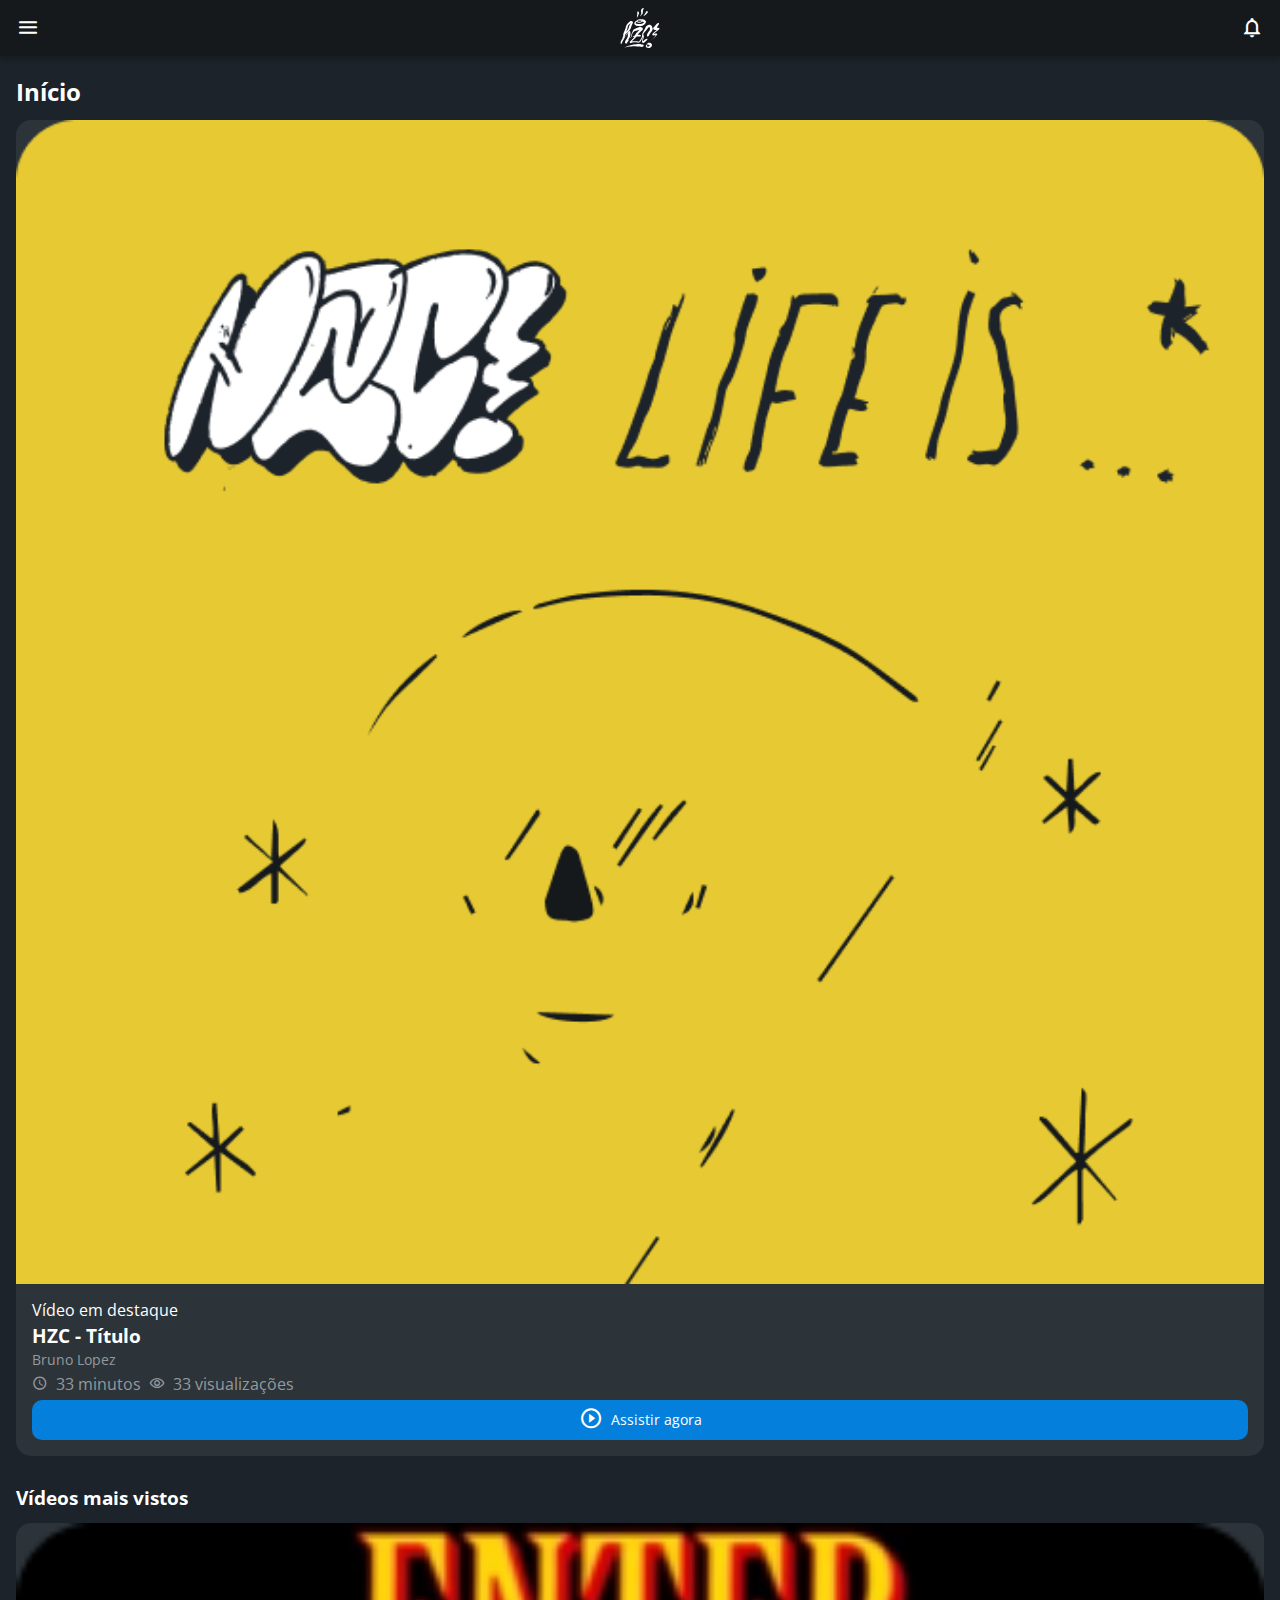
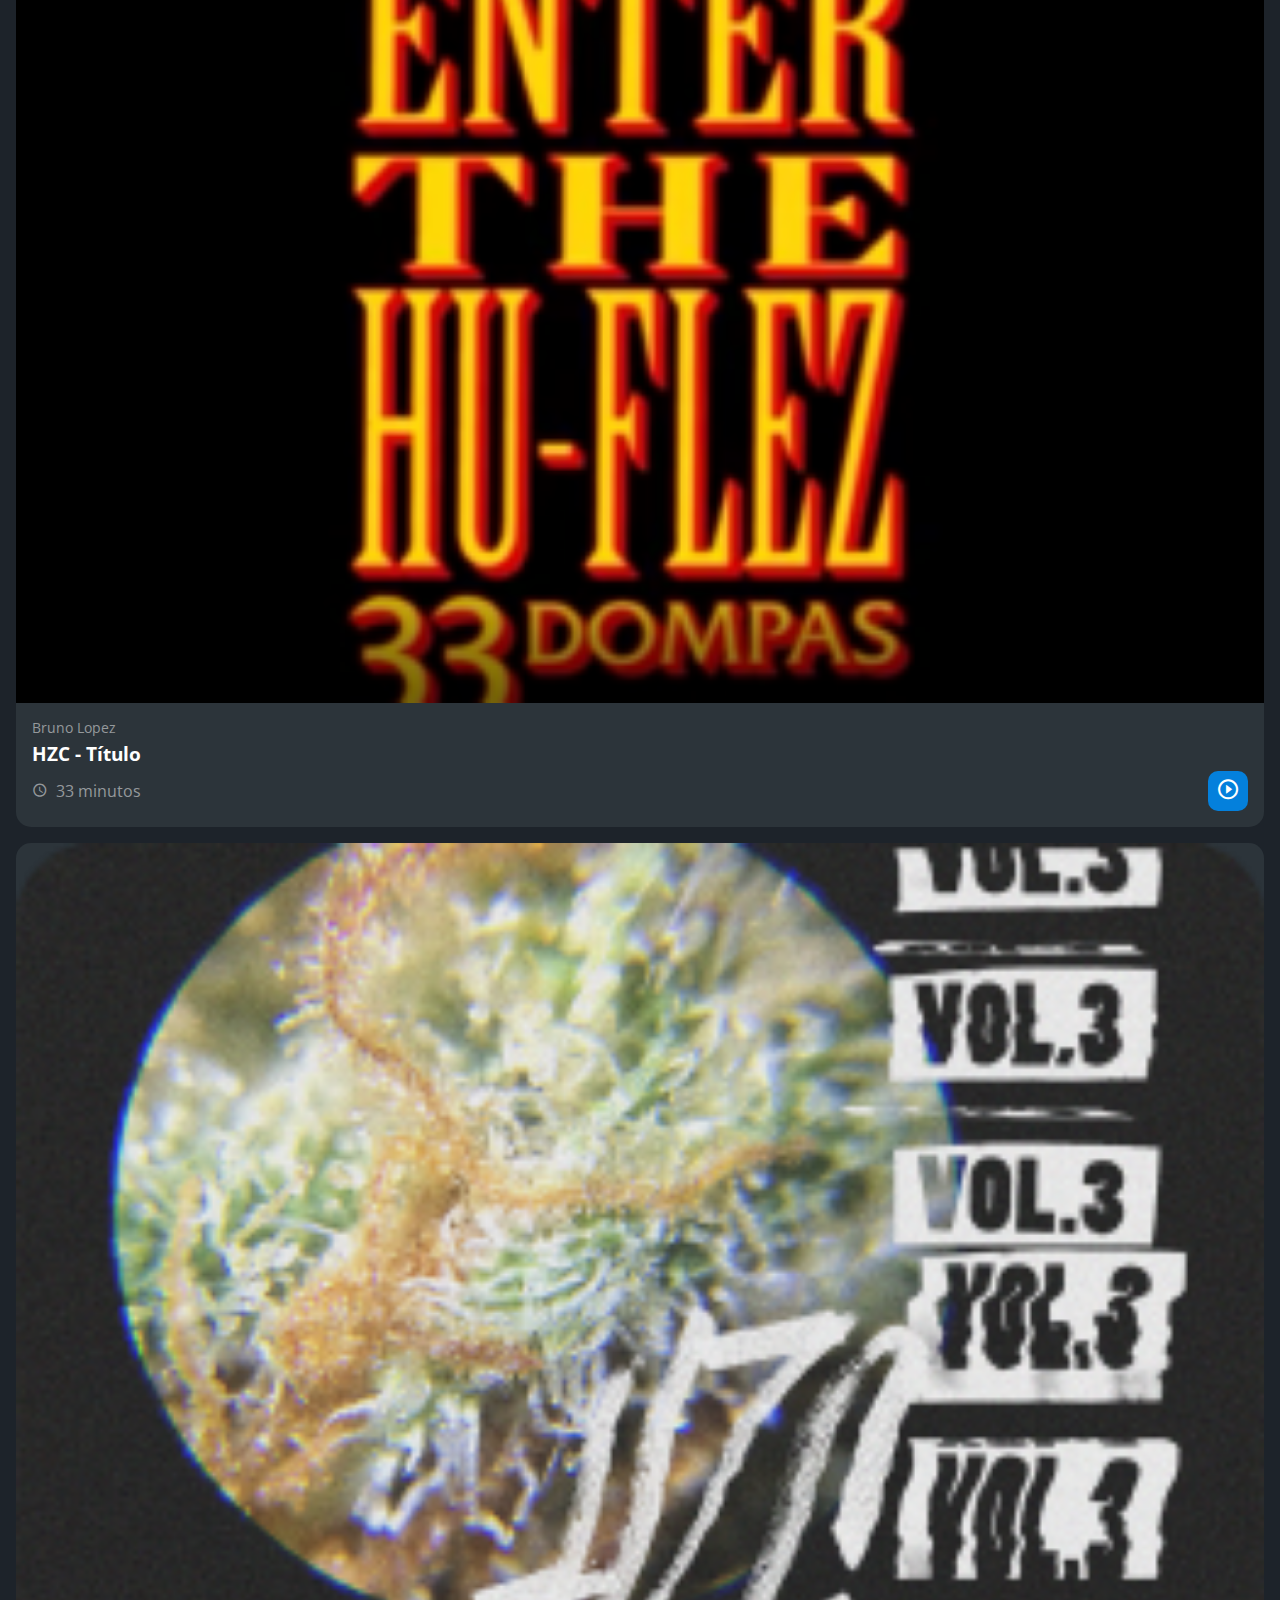
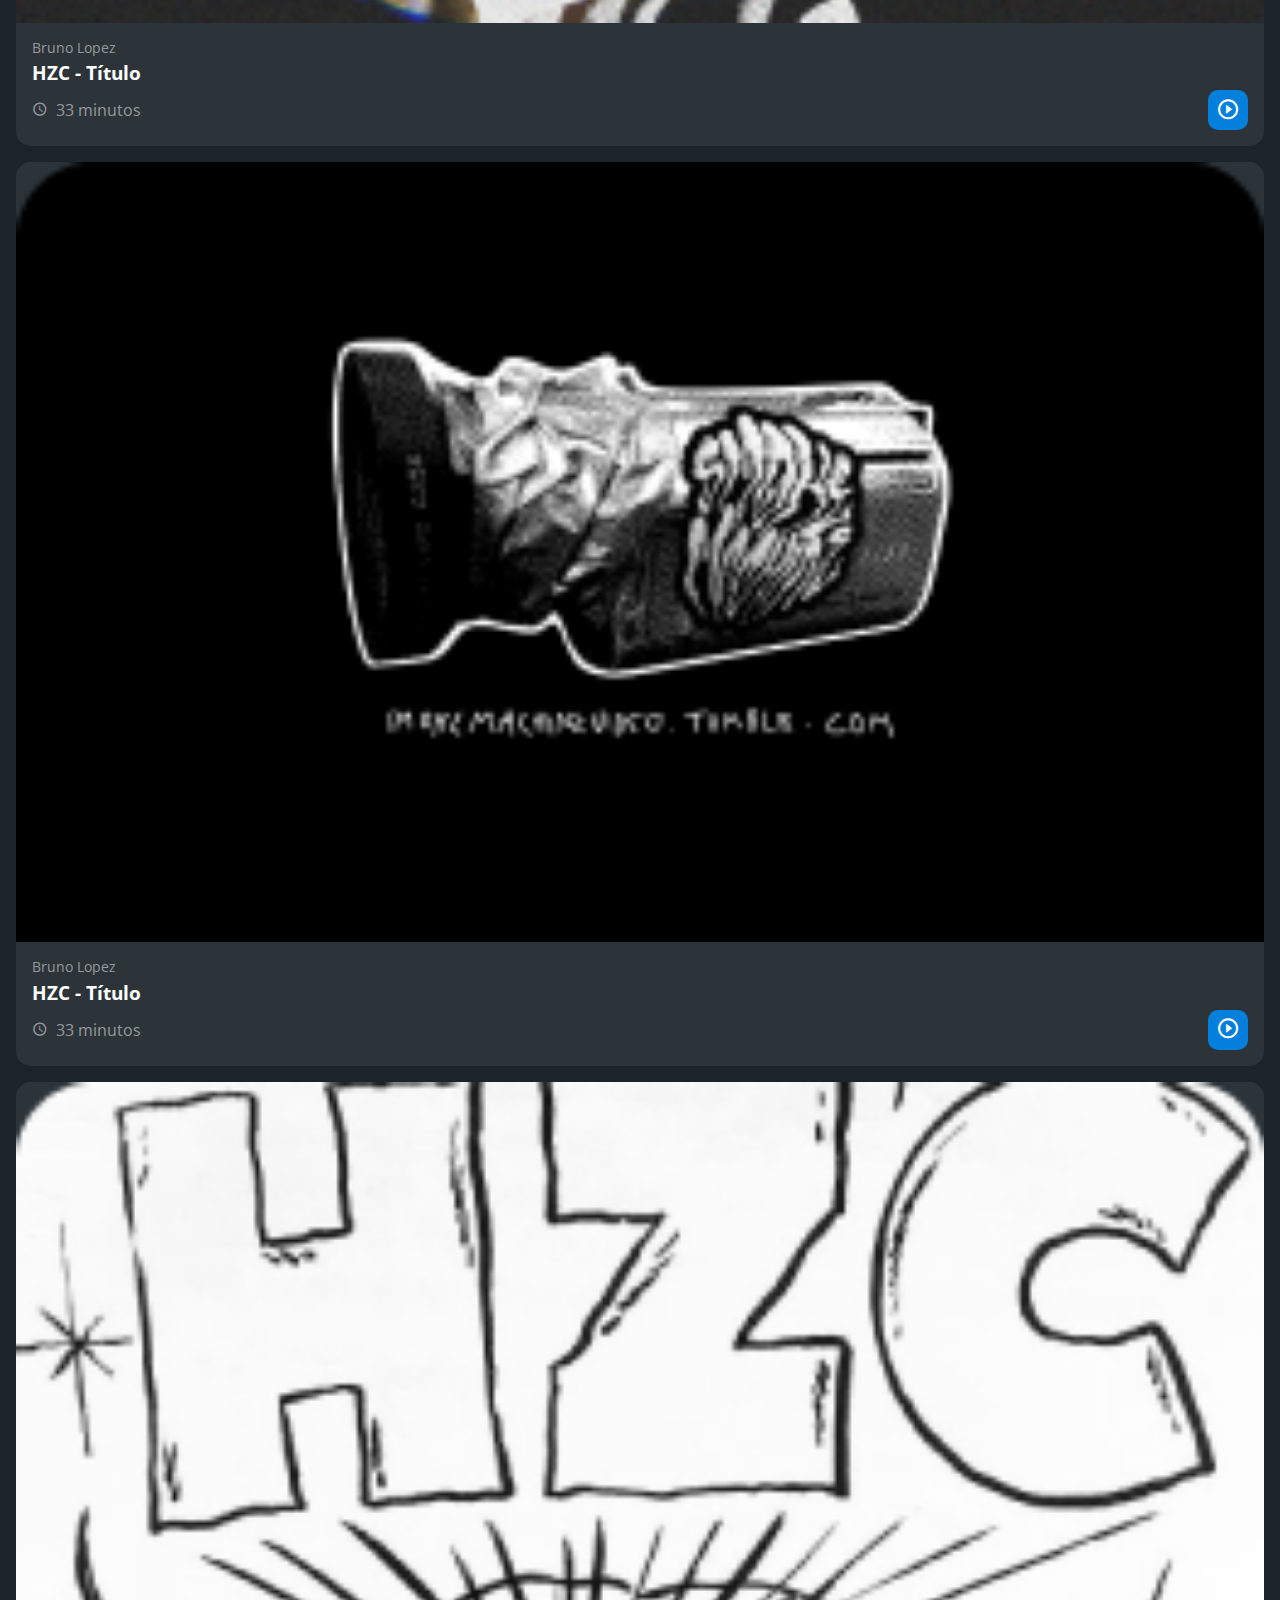
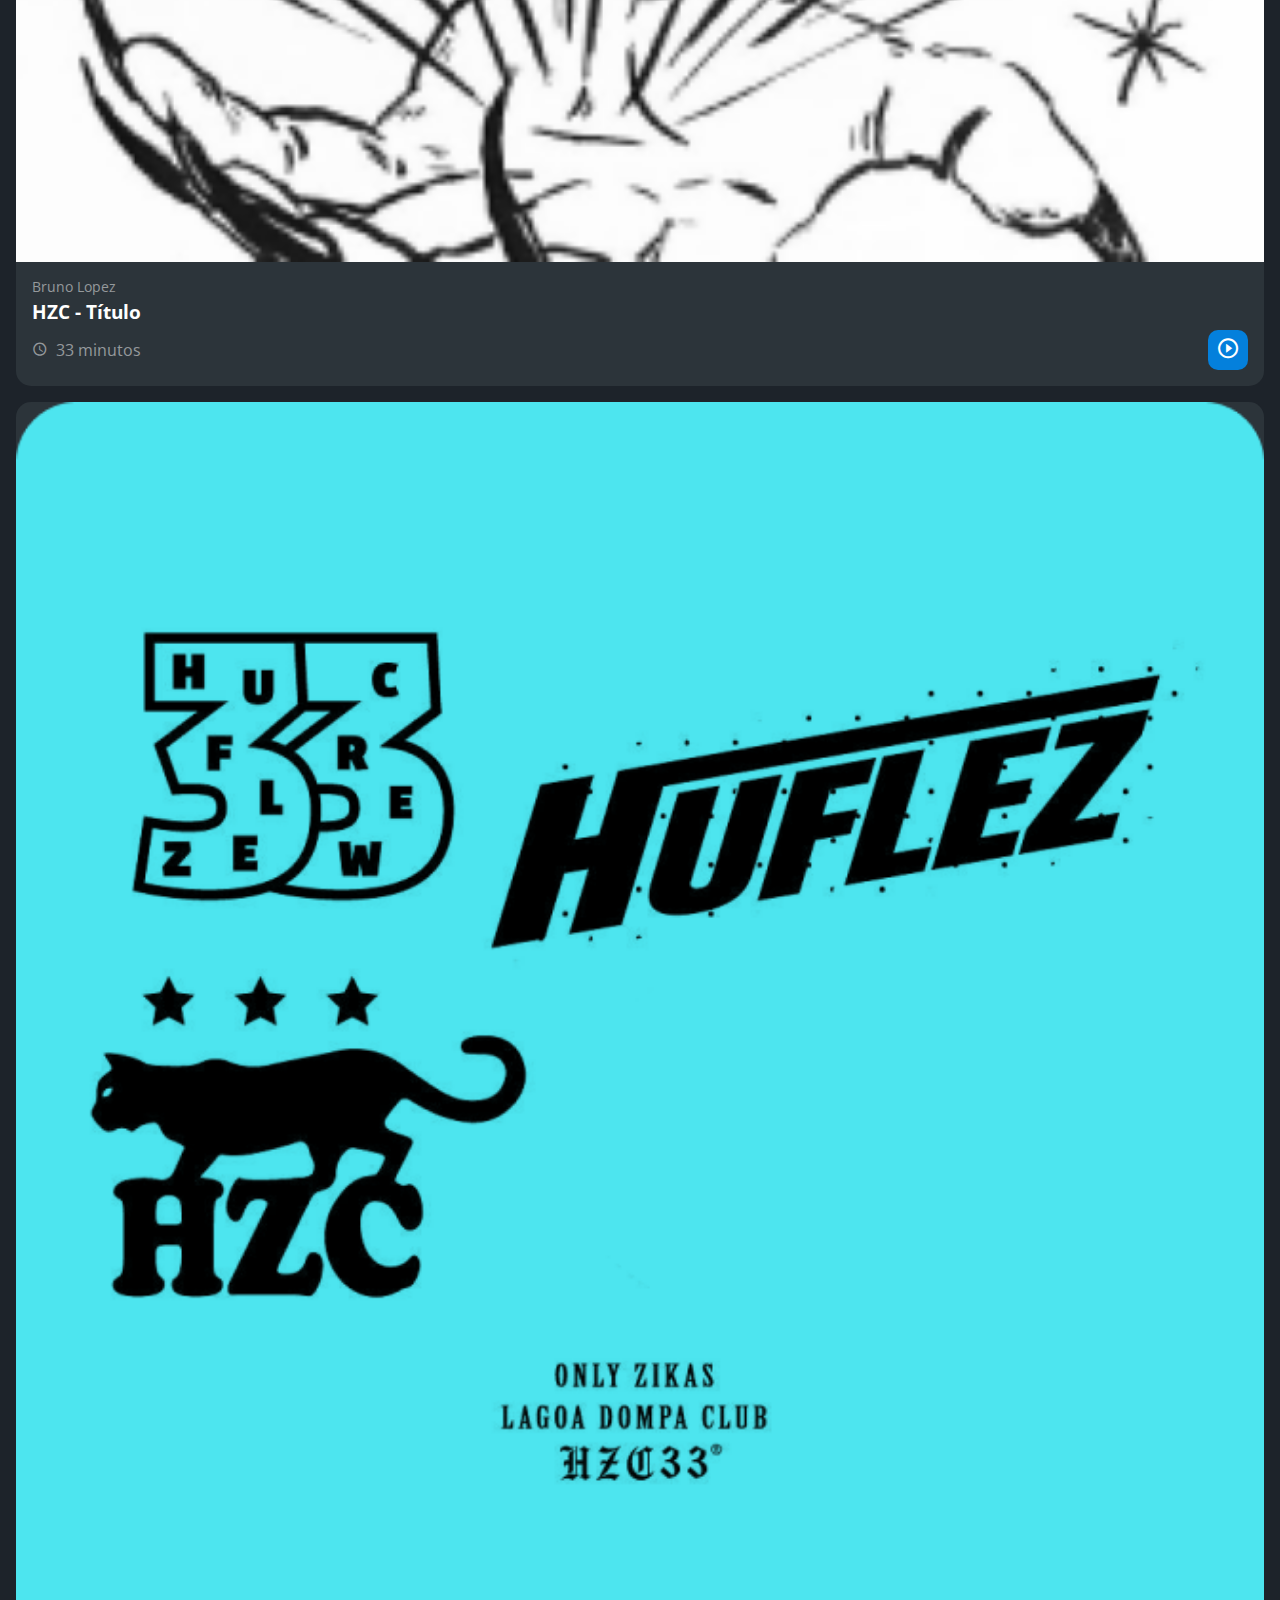
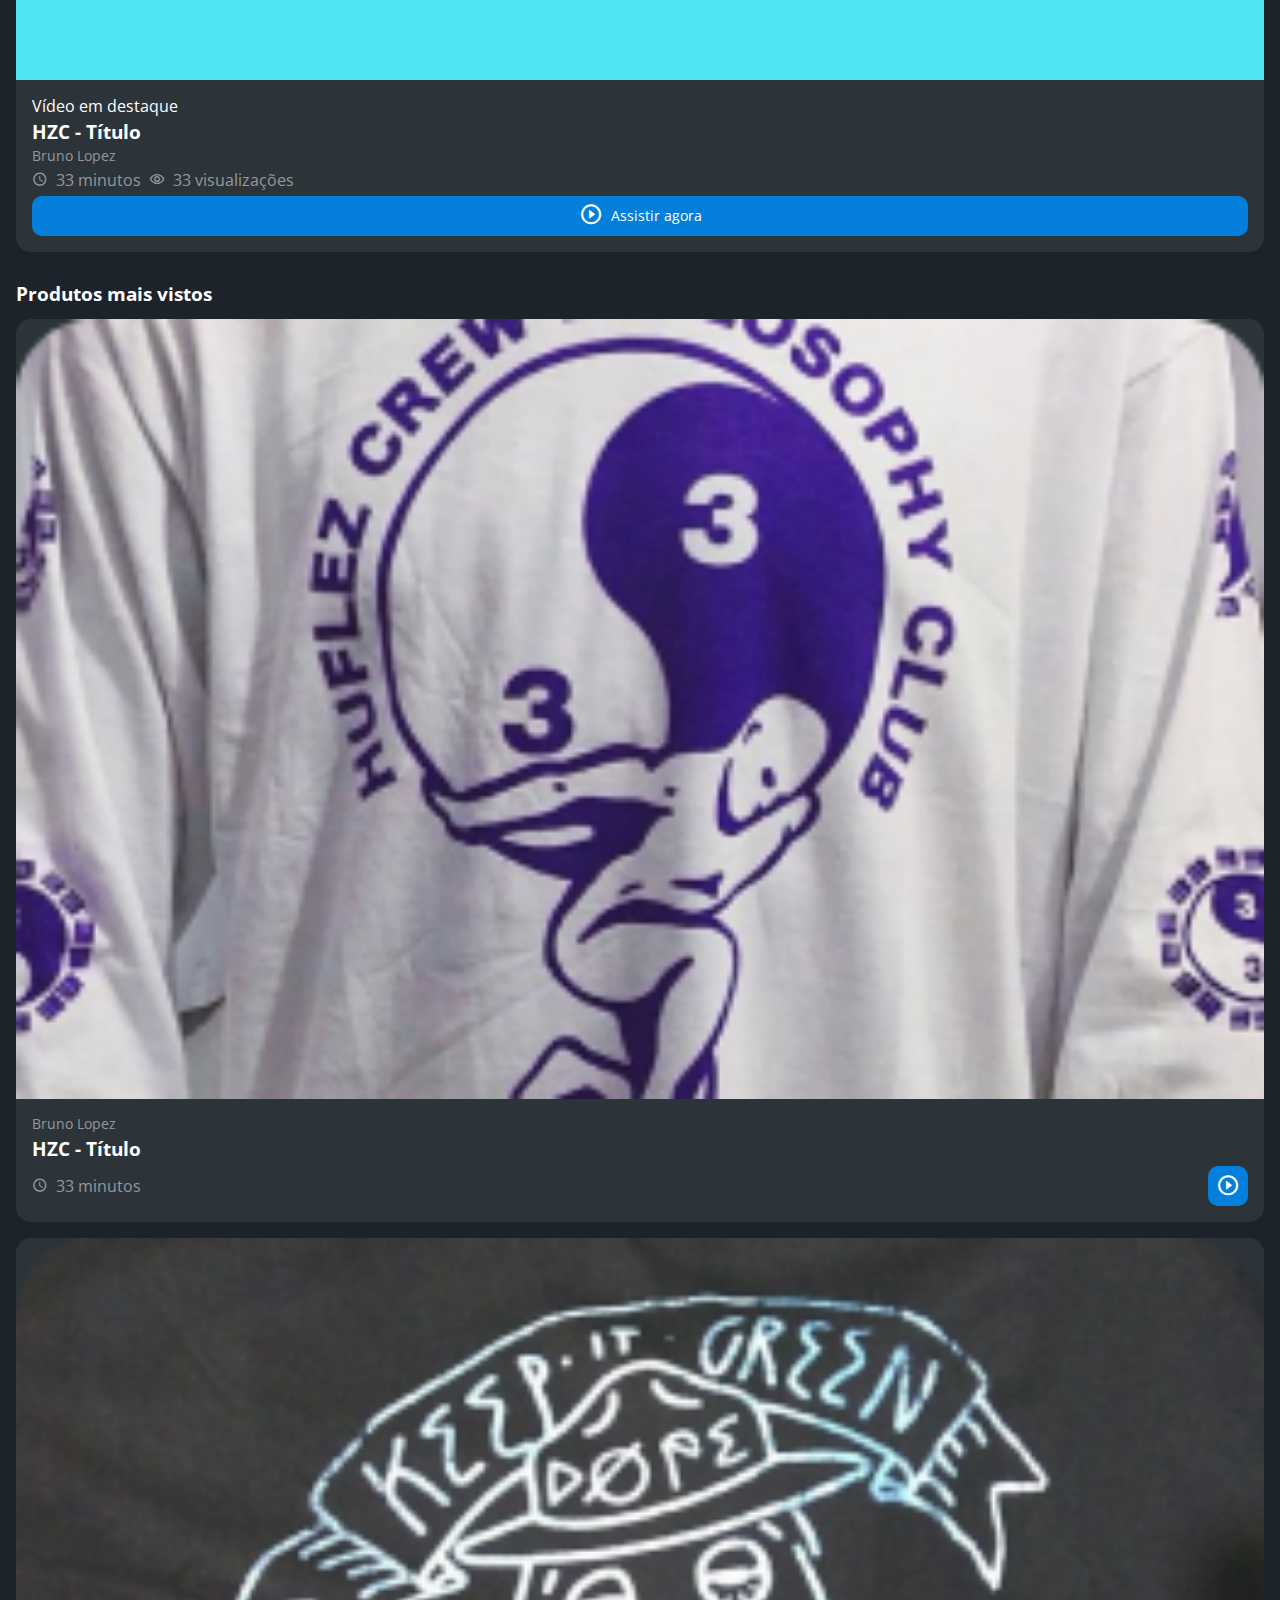
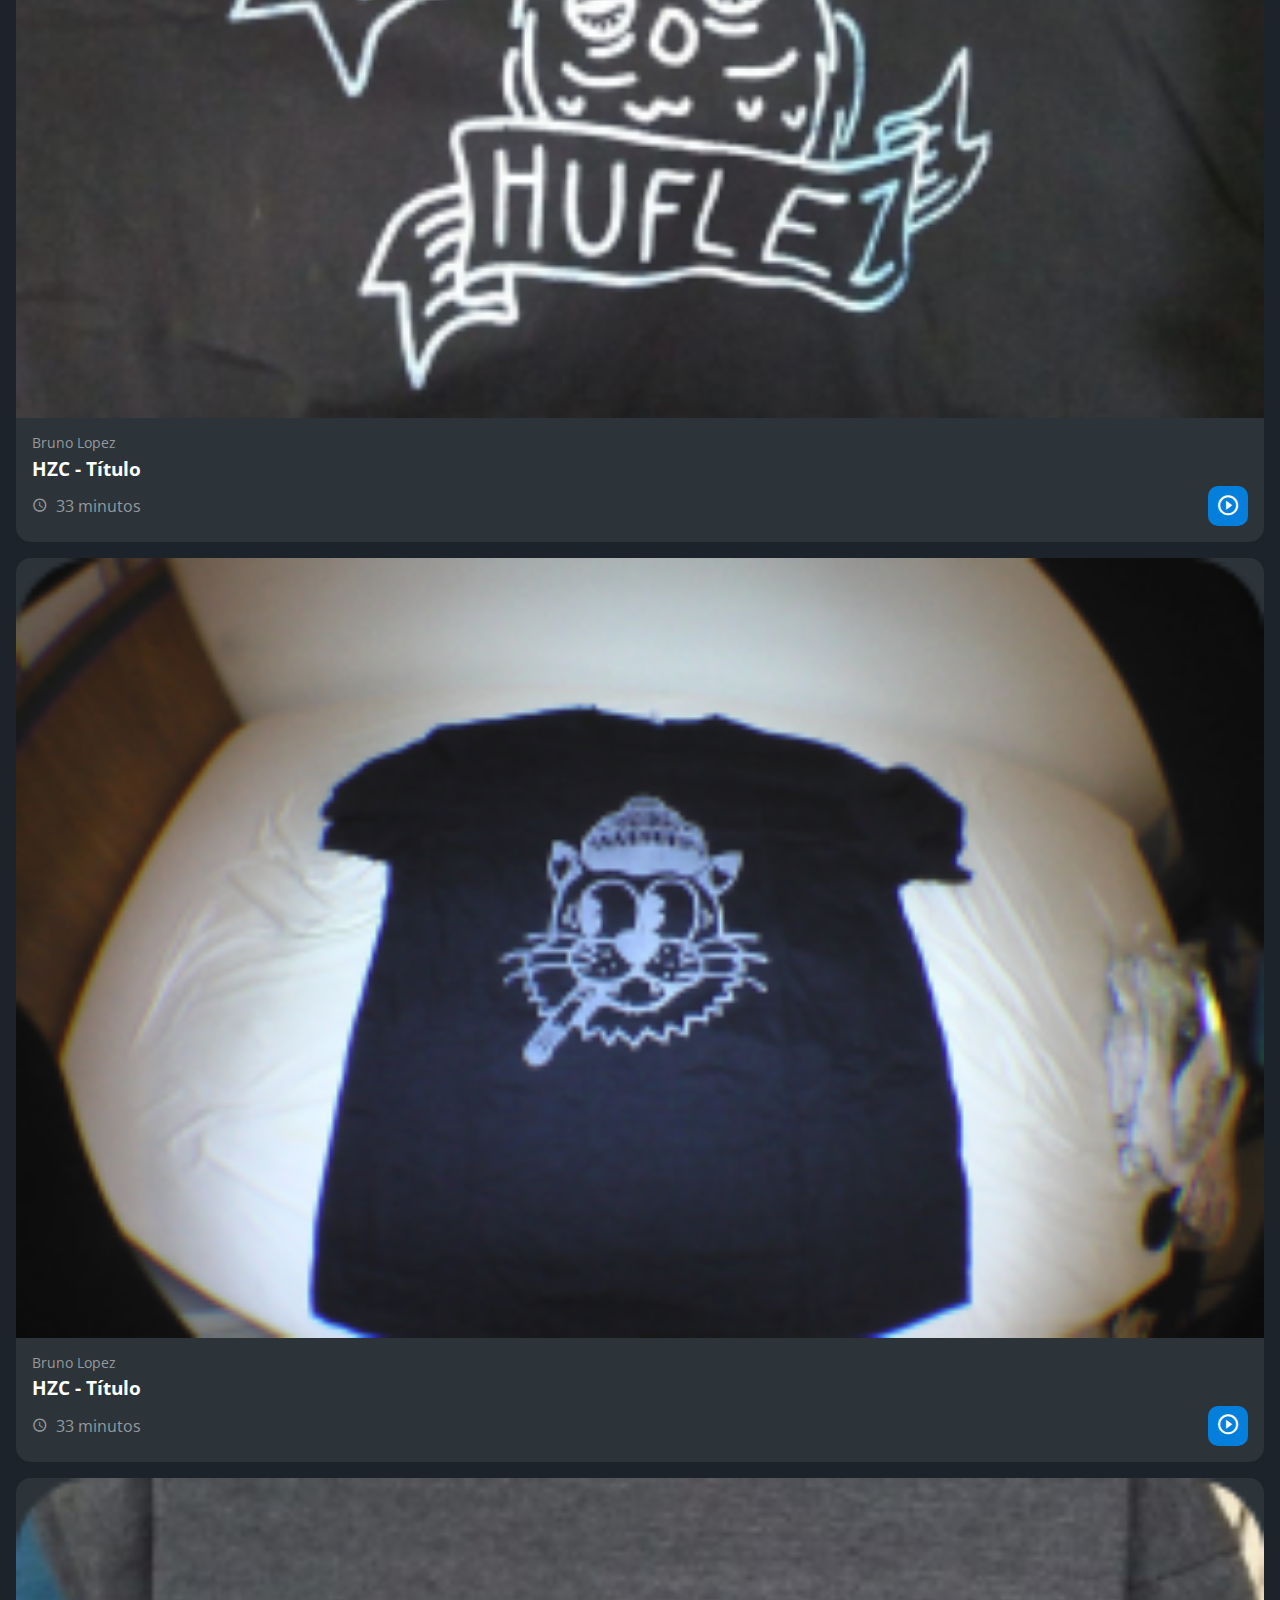
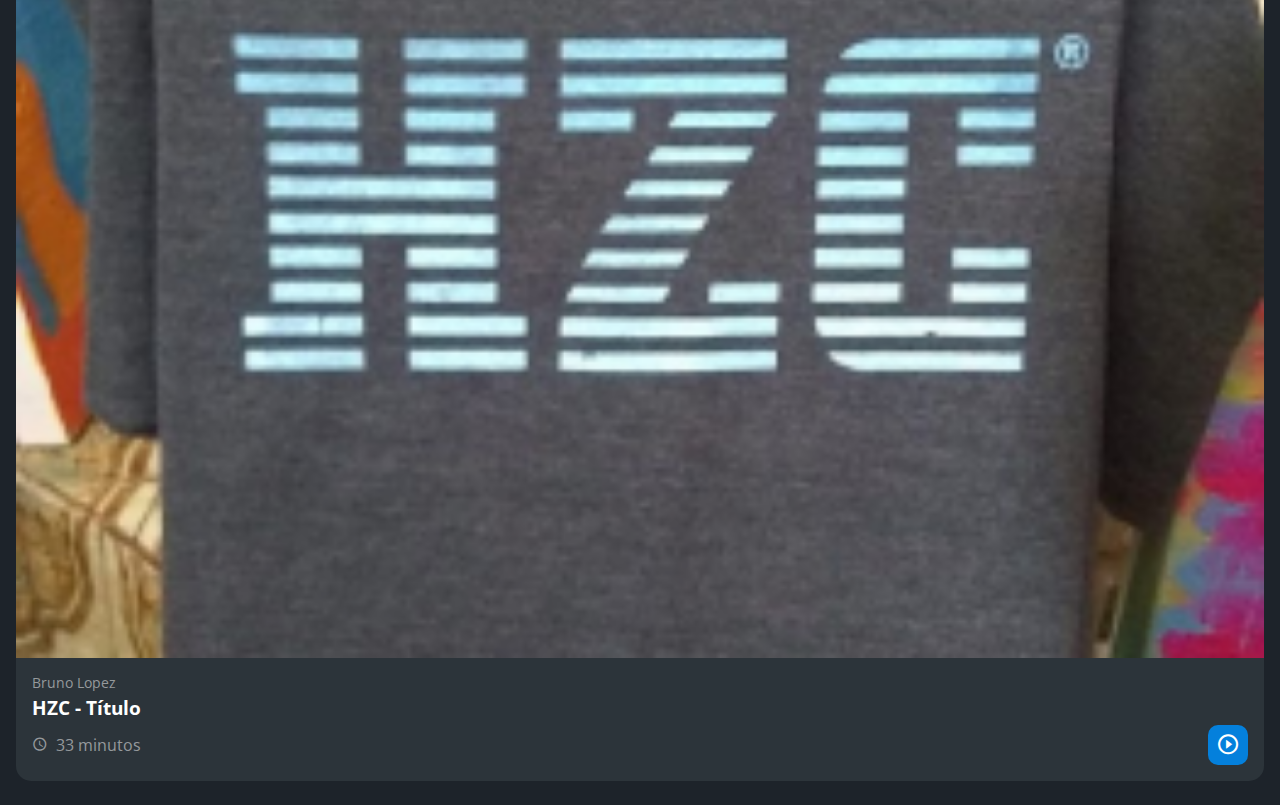
<file: index.html>
<!DOCTYPE html>
<html lang="pt-br">
<head>
    <meta charset="UTF-8">
    <meta http-equiv="X-UA-Compatible" content="IE=edge">
    <meta name="viewport" content="width=device-width, initial-scale=1.0">
    <title>HZC | Home</title>
    <link rel="preconnect" href="https://fonts.googleapis.com">
    <link rel="preconnect" href="https://fonts.gstatic.com" crossorigin>
    <link rel="stylesheet" href="https://fonts.googleapis.com/css2?family=Open+Sans:wght@400;600;700&display=swap">
    <link rel="stylesheet" href="assets/css/reset.css">
    <link rel="stylesheet" href="assets/css/estilos.css">
</head>
<body>
    <header class="cabecalho">
        <button class="cabecalho__menu" aria-label="Menu"><i></i></button>
        <img src="assets/img/logo.svg" alt="Logotipo da HZC" class="cabecalho__logo">
        <p class="cabecalho__perfil">Bruno Lopez</p>
        <button class="cabecalho__notificacao" aria-label="Notificação"><i></i></button>
    </header>
    <nav class="menu-lateral">
        <img src="assets/img/logo.svg" alt="Logotipo da HZC" class="menu-lateral__logo">
        <a href="index.html" class="menu-lateral__link menu-lateral__link--inicio menu-lateral__link--ativo">Início</a>
        <a href="#" class="menu-lateral__link menu-lateral__link--videos">Vídeos</a>
        <a href="picos.html" class="menu-lateral__link menu-lateral__link--picos">Picos</a>
        <a href="#" class="menu-lateral__link menu-lateral__link--integrantes">Integrantes</a>
        <a href="#" class="menu-lateral__link menu-lateral__link--camisas">Camisas</a>
        <a href="#" class="menu-lateral__link menu-lateral__link--pinturas">Pinturas</a>
    </nav>
    <main class="principal">
        <h2 class="titulo-pagina">Início</h2>
        <article class="cartao cartao--destaque destaque-video">
            <img src="assets/img/banner-mobile_1.png" alt="Banner do cartao" class="cartao__imagem cartao__imagem--mobile">
            <img src="assets/img/banner_1.png" alt="Banner do cartao" class="cartao__imagem cartao__imagem--desktop">
            <div class="cartao__conteudo">
                <p class="cartao__destaque">Vídeo em destaque</p>
                <h3 class="cartao__titulo">HZC - Título</h3>
                <p class="cartao__perfil">Bruno Lopez</p>
                <p class="cartao__info cartao__info--tempo">33 minutos</p>
                <p class="cartao__info cartao__info--visualizacao">33 visualizações</p>
                <button class="cartao__botao cartao__botao--play cartao__botao--destaque">Assistir agora</button>
            </div>
        </article>
        <article class="cartao cartao--recentes videos-recentes">
            <h3 class="cartao__titulo">Vídeos recentes</h3>
            <a href="#" class="cartao__link">Ver todos</a>
            <ul class="cartao__lista">
                <li class="cartao__item">
                    <img src="assets/img/miniatura_1.png" alt="Thumbnail" class="cartao__item-thumbnail">
                    <h4 class="cartao__item-titulo">HZC - Love machine</h4>
                    <p class="cartao__item-perfil">Bruno Lopez</p>
                </li>
                <li class="cartao__item">
                    <img src="assets/img/miniatura_3.png" alt="Thumbnail" class="cartao__item-thumbnail">
                    <h4 class="cartao__item-titulo">HZC - SkateBoard</h4>
                    <p class="cartao__item-perfil">Patrick Ceron</p>
                </li>
                <li class="cartao__item">
                    <img src="assets/img/miniatura_4.png" alt="Thumbnail" class="cartao__item-thumbnail">
                    <h4 class="cartao__item-titulo">HZC - Street</h4>
                    <p class="cartao__item-perfil">Bruno Lopez</p>
                </li>
                <li class="cartao__item">
                    <img src="assets/img/miniatura_5.png" alt="Thumbnail" class="cartao__item-thumbnail">
                    <h4 class="cartao__item-titulo">HZC - raw</h4>
                    <p class="cartao__item-perfil">Bruno Lopez</p>
                </li>
                <li class="cartao__item">
                    <img src="assets/img/miniatura_2.png" alt="Thumbnail" class="cartao__item-thumbnail">
                    <h4 class="cartao__item-titulo">HZC - Trip</h4>
                    <p class="cartao__item-perfil">Bruno Lopez</p>
                </li>
            </ul>
        </article>
        <section class="secao secao-videos">
            <h3 class="titulo-secao">Vídeos mais vistos</h3>
            <article class="cartao">
                <img src="assets/img/video_2.png" alt="Vídeo" class="cartao__imagem">
                <div class="cartao__conteudo">
                    <p class="cartao__perfil">Bruno Lopez</p>
                    <h3 class="cartao__titulo">HZC - Título</h3>
                    <p class="cartao__info cartao__info--tempo">33 minutos</p>
                    <button class="cartao__botao cartao__botao--play" aria-label="Assistir agora"></button>
                </div>
            </article>
            <article class="cartao">
                <img src="assets/img/video_3.png" alt="Vídeo" class="cartao__imagem">
                <div class="cartao__conteudo">
                    <p class="cartao__perfil">Bruno Lopez</p>
                    <h3 class="cartao__titulo">HZC - Título</h3>
                    <p class="cartao__info cartao__info--tempo">33 minutos</p>
                    <button class="cartao__botao cartao__botao--play" aria-label="Assistir agora"></button>
                </div>
            </article>
            <article class="cartao">
                <img src="assets/img/video_4.png" alt="Vídeo" class="cartao__imagem">
                <div class="cartao__conteudo">
                    <p class="cartao__perfil">Bruno Lopez</p>
                    <h3 class="cartao__titulo">HZC - Título</h3>
                    <p class="cartao__info cartao__info--tempo">33 minutos</p>
                    <button class="cartao__botao cartao__botao--play" aria-label="Assistir agora"></button>
                </div>
            </article>
            <article class="cartao">
                <img src="assets/img/video_1.png" alt="Vídeo" class="cartao__imagem">
                <div class="cartao__conteudo">
                    <p class="cartao__perfil">Bruno Lopez</p>
                    <h3 class="cartao__titulo">HZC - Título</h3>
                    <p class="cartao__info cartao__info--tempo">33 minutos</p>
                    <button class="cartao__botao cartao__botao--play" aria-label="Assistir agora"></button>
                </div>
            </article>
        </section>
        <article class="cartao cartao--recentes produtos-recentes">
            <h3 class="cartao__titulo">Produtos</h3>
            <a href="#" class="cartao__link">Ver todos</a>
            <ul class="cartao__lista">
                <li class="cartao__item">
                    <img src="assets/img/produto_3.png" alt="Thumbnail" class="cartao__item-thumbnail">
                    <h4 class="cartao__item-titulo">HZC - Love machine</h4>
                    <p class="cartao__item-perfil">Bruno Lopez</p>
                </li>
                <li class="cartao__item">
                    <img src="assets/img/produto_2.png" alt="Thumbnail" class="cartao__item-thumbnail">
                    <h4 class="cartao__item-titulo">HZC - Love machine</h4>
                    <p class="cartao__item-perfil">Bruno Lopez</p>
                </li>
                <li class="cartao__item">
                    <img src="assets/img/produto_4.png" alt="Thumbnail" class="cartao__item-thumbnail">
                    <h4 class="cartao__item-titulo">HZC - Love machine</h4>
                    <p class="cartao__item-perfil">Bruno Lopez</p>
                </li>
                <li class="cartao__item">
                    <img src="assets/img/produto_1.png" alt="Thumbnail" class="cartao__item-thumbnail">
                    <h4 class="cartao__item-titulo">HZC - Love machine</h4>
                    <p class="cartao__item-perfil">Bruno Lopez</p>
                </li>
                <li class="cartao__item">
                    <img src="assets/img/produto_3.png" alt="Thumbnail" class="cartao__item-thumbnail">
                    <h4 class="cartao__item-titulo">HZC - Love machine</h4>
                    <p class="cartao__item-perfil">Bruno Lopez</p>
                </li>
            </ul>
        </article>
        <article class="cartao cartao--destaque destaque-produtos">
            <img src="assets/img/banner-mobile_2.png" alt="Banner do cartao" class="cartao__imagem cartao__imagem--mobile">
            <img src="assets/img/banner_2.png" alt="Banner do cartao" class="cartao__imagem cartao__imagem--desktop">
            <div class="cartao__conteudo">
                <p class="cartao__destaque">Vídeo em destaque</p>
                <h3 class="cartao__titulo">HZC - Título</h3>
                <p class="cartao__perfil">Bruno Lopez</p>
                <p class="cartao__info cartao__info--tempo">33 minutos</p>
                <p class="cartao__info cartao__info--visualizacao">33 visualizações</p>
                <button class="cartao__botao cartao__botao--play cartao__botao--destaque">Assistir agora</button>
            </div>
        </article>
        <section class="secao secao-produtos">
            <h3 class="titulo-secao">Produtos mais vistos</h3>
            <article class="cartao">
                <img src="assets/img/produto_2.png" alt="Vídeo" class="cartao__imagem">
                <div class="cartao__conteudo">
                    <p class="cartao__perfil">Bruno Lopez</p>
                    <h3 class="cartao__titulo">HZC - Título</h3>
                    <p class="cartao__info cartao__info--tempo">33 minutos</p>
                    <button class="cartao__botao cartao__botao--play" aria-label="Assistir agora"></button>
                </div>
            </article>
            <article class="cartao">
                <img src="assets/img/produto_3.png" alt="Vídeo" class="cartao__imagem">
                <div class="cartao__conteudo">
                    <p class="cartao__perfil">Bruno Lopez</p>
                    <h3 class="cartao__titulo">HZC - Título</h3>
                    <p class="cartao__info cartao__info--tempo">33 minutos</p>
                    <button class="cartao__botao cartao__botao--play" aria-label="Assistir agora"></button>
                </div>
            </article>
            <article class="cartao">
                <img src="assets/img/produto_4.png" alt="Vídeo" class="cartao__imagem">
                <div class="cartao__conteudo">
                    <p class="cartao__perfil">Bruno Lopez</p>
                    <h3 class="cartao__titulo">HZC - Título</h3>
                    <p class="cartao__info cartao__info--tempo">33 minutos</p>
                    <button class="cartao__botao cartao__botao--play" aria-label="Assistir agora"></button>
                </div>
            </article>
            <article class="cartao">
                <img src="assets/img/produto_1.png" alt="Vídeo" class="cartao__imagem">
                <div class="cartao__conteudo">
                    <p class="cartao__perfil">Bruno Lopez</p>
                    <h3 class="cartao__titulo">HZC - Título</h3>
                    <p class="cartao__info cartao__info--tempo">33 minutos</p>
                    <button class="cartao__botao cartao__botao--play" aria-label="Assistir agora"></button>
                </div>
            </article>
        </section>
    </main>
    <script src="index.js"></script>
</body>
</html>
</file>
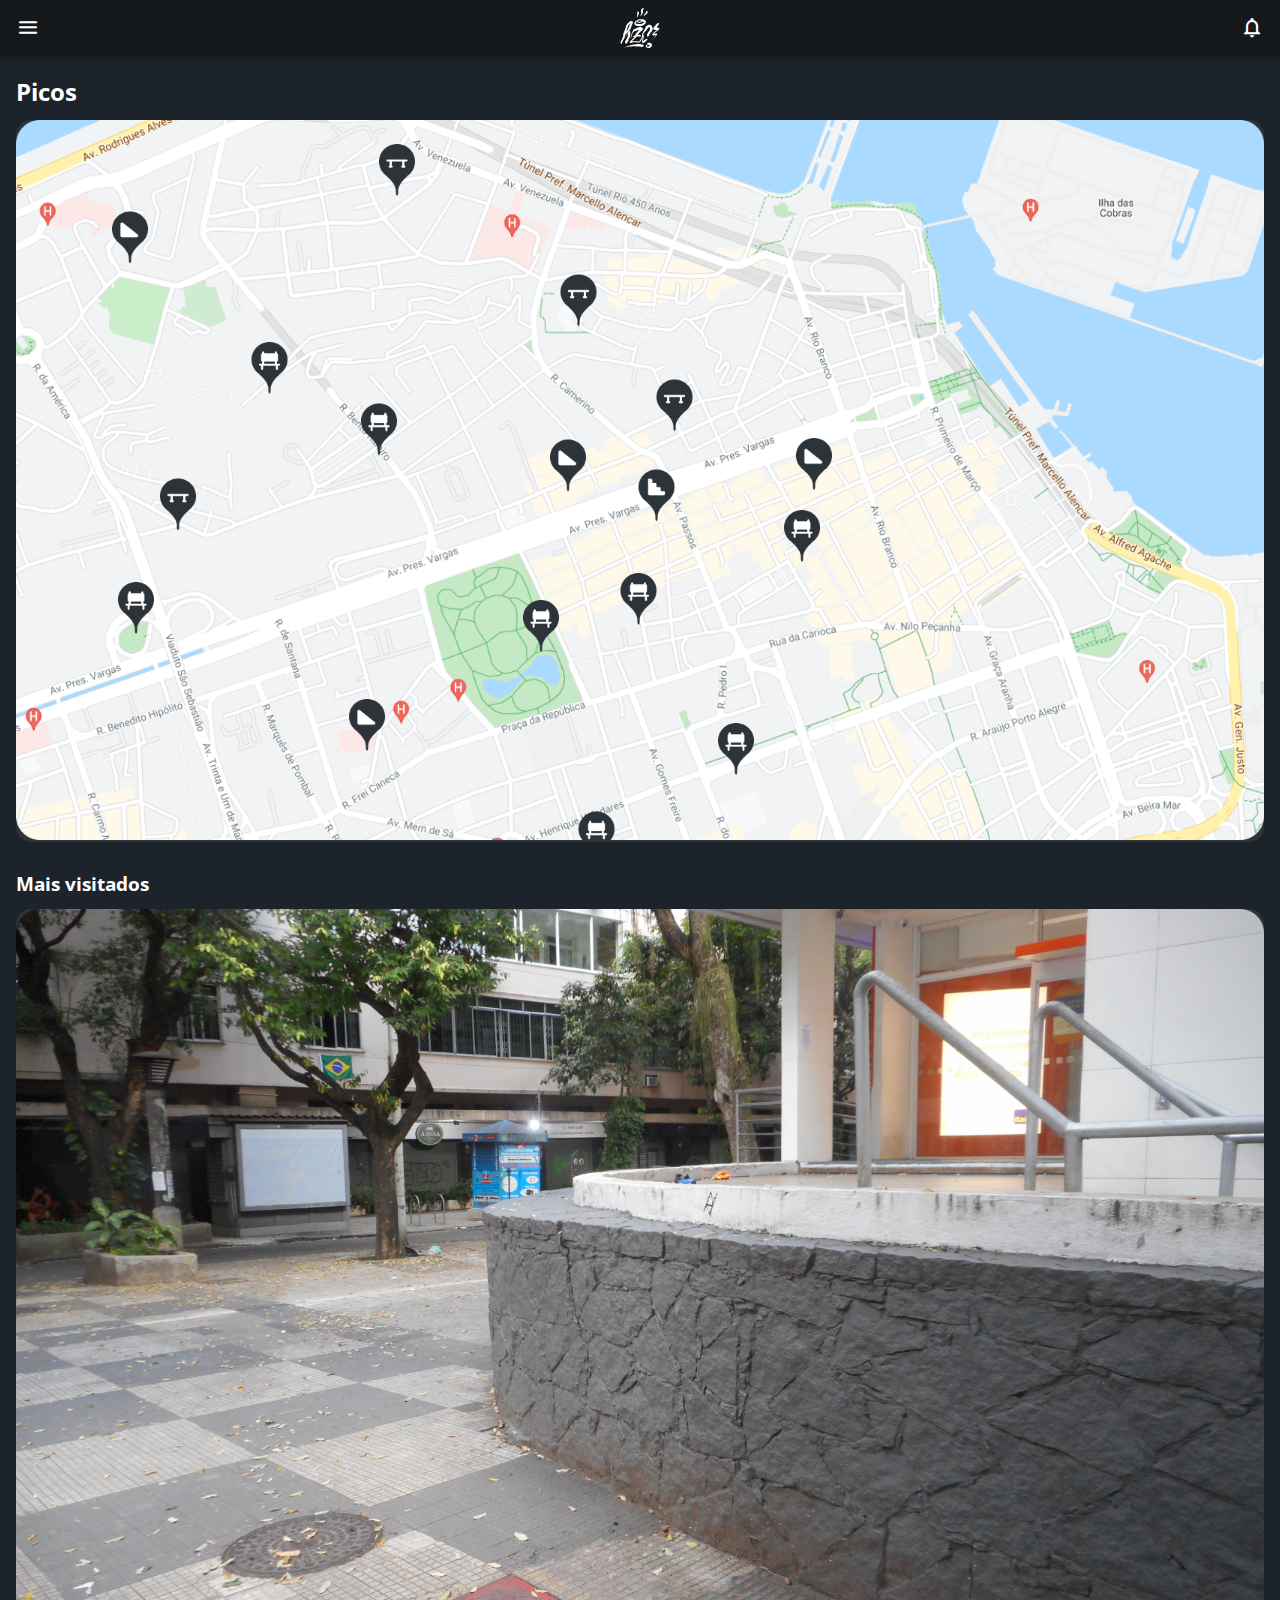
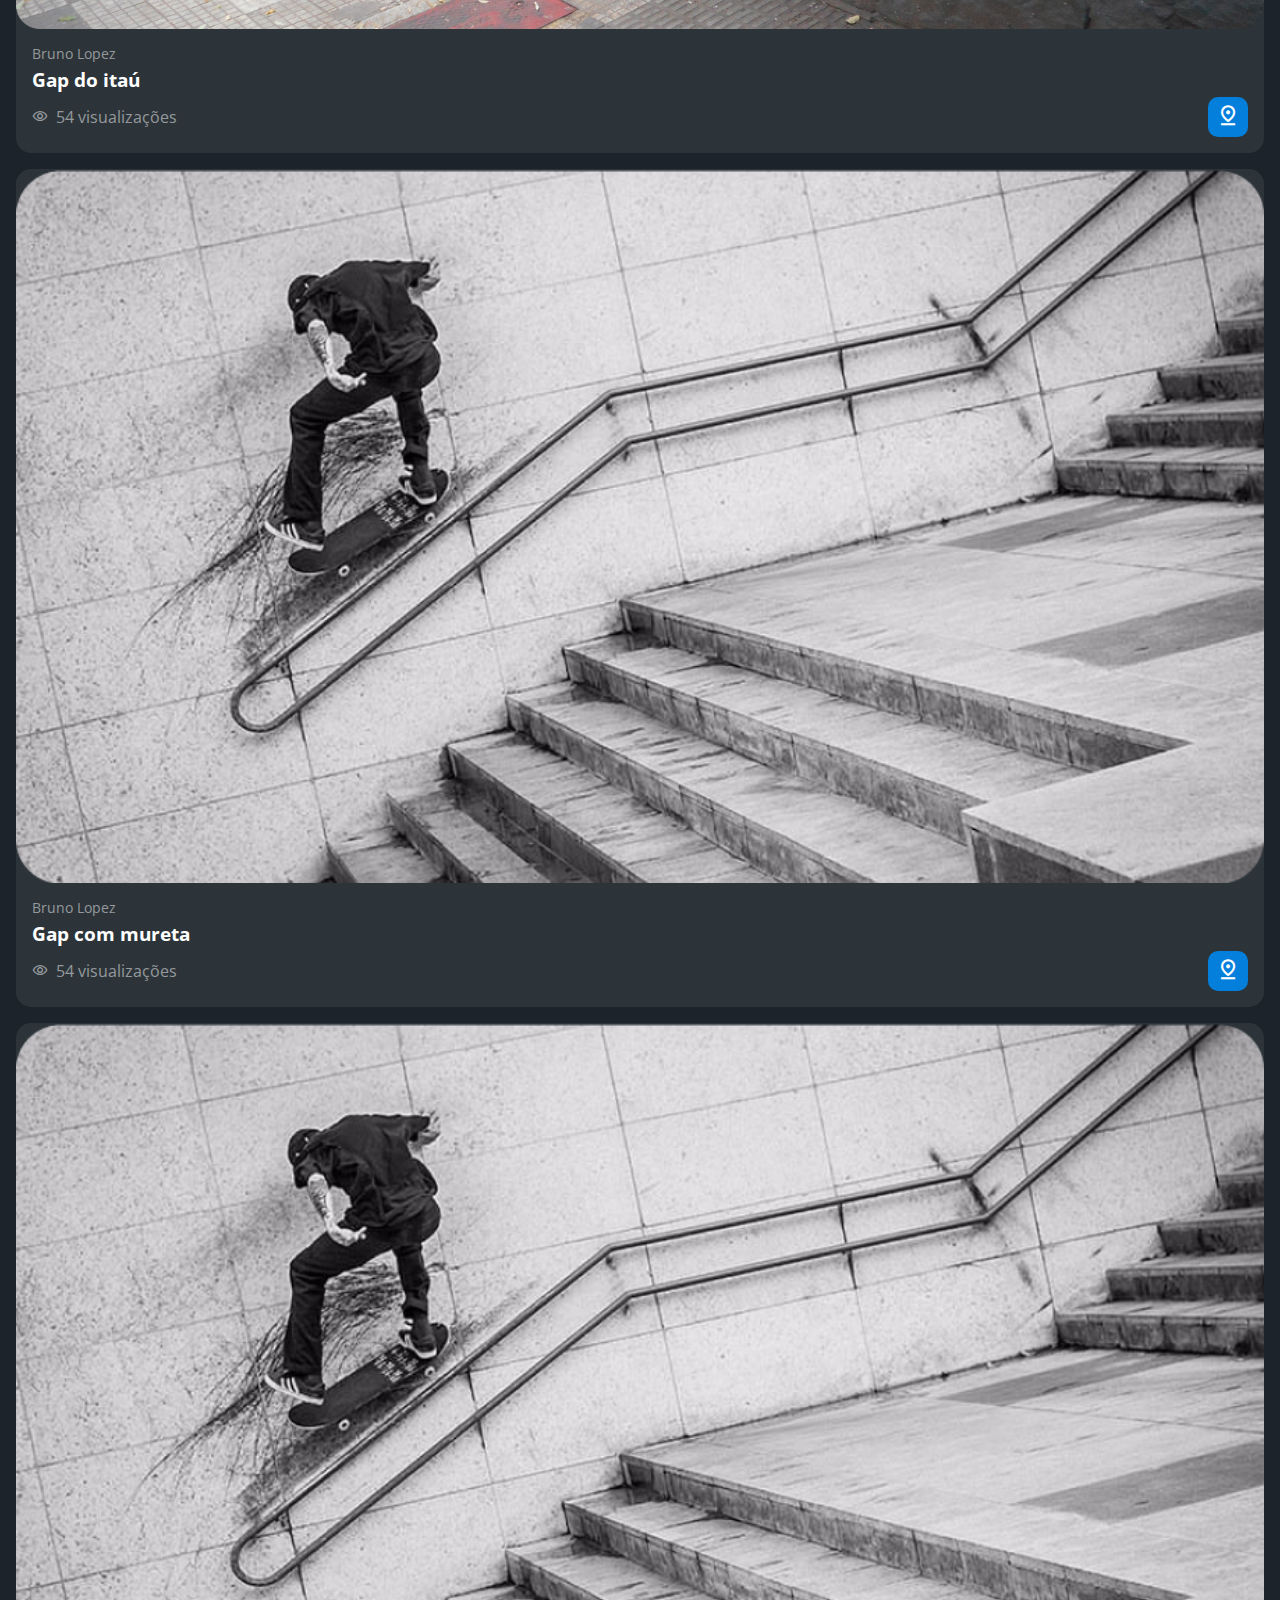
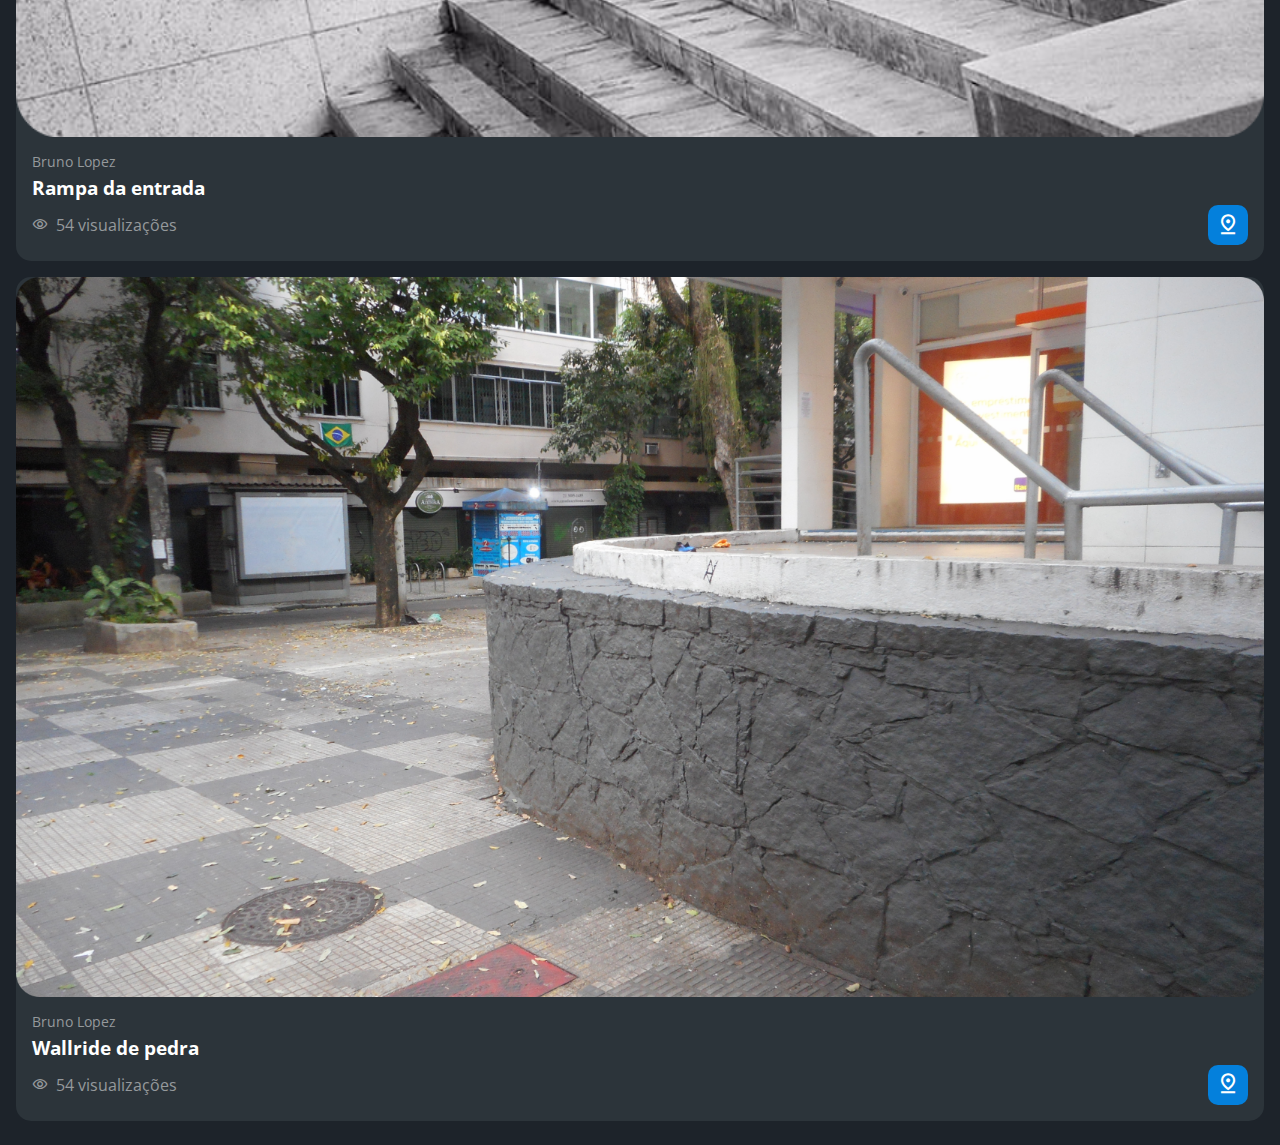
<file: picos.html>
<!DOCTYPE html>
<html lang="pt-br">
<head>
    <meta charset="UTF-8">
    <meta http-equiv="X-UA-Compatible" content="IE=edge">
    <meta name="viewport" content="width=device-width, initial-scale=1.0">
    <title>HZC | Home</title>
    <link rel="preconnect" href="https://fonts.googleapis.com">
    <link rel="preconnect" href="https://fonts.gstatic.com" crossorigin>
    <link rel="stylesheet" href="https://fonts.googleapis.com/css2?family=Open+Sans:wght@400;600;700&display=swap">
    <link rel="stylesheet" href="assets/css/reset.css">
    <link rel="stylesheet" href="assets/css/estilos.css">
</head>
<body>
    <header class="cabecalho">
        <button class="cabecalho__menu" aria-label="Menu"><i></i></button>
        <img src="assets/img/logo.svg" alt="Logotipo da HZC" class="cabecalho__logo">
        <p class="cabecalho__perfil">Bruno Lopez</p>
        <button class="cabecalho__notificacao" aria-label="Notificação"><i></i></button>
    </header>
    <nav class="menu-lateral">
        <img src="assets/img/logo.svg" alt="Logotipo da HZC" class="menu-lateral__logo">
        <a href="index.html" class="menu-lateral__link menu-lateral__link--inicio">Início</a>
        <a href="#" class="menu-lateral__link menu-lateral__link--videos">Vídeos</a>
        <a href="picos.html" class="menu-lateral__link menu-lateral__link--picos menu-lateral__link--ativo">Picos</a>
        <a href="#" class="menu-lateral__link menu-lateral__link--integrantes">Integrantes</a>
        <a href="#" class="menu-lateral__link menu-lateral__link--camisas">Camisas</a>
        <a href="#" class="menu-lateral__link menu-lateral__link--pinturas">Pinturas</a>
    </nav>
    <main class="principal">
        <h2 class="titulo-pagina">Picos</h2>
        <article class="cartao cartao--destaque destaque-video">
            <img src="assets/img/mapa-picos.png" alt="Banner do cartao" class="cartao__imagem cartao__imagem--mobile">
            <img src="assets/img/mapa-picos.png" alt="Banner do cartao" class="cartao__imagem cartao__imagem--desktop">
            
        </article>
        <article class="cartao cartao--recentes videos-recentes">
            <h3 class="cartao__titulo">Favoritos</h3>
            <a href="#" class="cartao__link">Ver todos</a>
            <ul class="cartao__lista">
                <li class="cartao__item">
                    <img src="assets/img/artigo_1.png" alt="Thumbnail" class="cartao__item-thumbnail">
                    <h4 class="cartao__item-titulo">Wallride da FGP</h4>
                    <p class="cartao__item-perfil">Bruno Lopez</p>
                </li>
                <li class="cartao__item">
                    <img src="assets/img/miniatura_3.png" alt="Thumbnail" class="cartao__item-thumbnail">
                    <h4 class="cartao__item-titulo">Borda de valores</h4>
                    <p class="cartao__item-perfil">Patrick Ceron</p>
                </li>
                <li class="cartao__item">
                    <img src="assets/img/miniatura_4.png" alt="Thumbnail" class="cartao__item-thumbnail">
                    <h4 class="cartao__item-titulo">Wallride</h4>
                    <p class="cartao__item-perfil">Bruno Lopez</p>
                </li>
                <li class="cartao__item">
                    <img src="assets/img/miniatura_1.png" alt="Thumbnail" class="cartao__item-thumbnail">
                    <h4 class="cartao__item-titulo">Segundo setor</h4>
                    <p class="cartao__item-perfil">Bruno Lopez</p>
                </li>
                <li class="cartao__item">
                    <img src="assets/img/artigo_4.png" alt="Thumbnail" class="cartao__item-thumbnail">
                    <h4 class="cartao__item-titulo">Escadaria</h4>
                    <p class="cartao__item-perfil">Bruno Lopez</p>
                </li>
                <li class="cartao__item">
                    <img src="assets/img/miniatura_3.png" alt="Thumbnail" class="cartao__item-thumbnail">
                    <h4 class="cartao__item-titulo">Setor principal</h4>
                    <p class="cartao__item-perfil">Bruno Lopez</p>
                </li>
            </ul>
        </article>
        <section class="secao secao-videos">
            <h3 class="titulo-secao">Mais visitados</h3>
            <article class="cartao">
                <img src="assets/img/artigo_1.png" alt="Vídeo" class="cartao__imagem">
                <div class="cartao__conteudo">
                    <p class="cartao__perfil">Bruno Lopez</p>
                    <h3 class="cartao__titulo">Gap do itaú</h3>
                    <p class="cartao__info cartao__info--visualizacao">54 visualizações</p>
                    <button class="cartao__botao cartao__botao--picos" aria-label="Assistir agora"></button>
                </div>
            </article>
            <article class="cartao">
                <img src="assets/img/artigo_3.png" alt="Vídeo" class="cartao__imagem">
                <div class="cartao__conteudo">
                    <p class="cartao__perfil">Bruno Lopez</p>
                    <h3 class="cartao__titulo">Gap com mureta</h3>
                    <p class="cartao__info cartao__info--visualizacao">54 visualizações</p>
                    <button class="cartao__botao cartao__botao--picos" aria-label="Assistir agora"></button>
                </div>
            </article>
            <article class="cartao">
                <img src="assets/img/artigo_3.png" alt="Vídeo" class="cartao__imagem">
                <div class="cartao__conteudo">
                    <p class="cartao__perfil">Bruno Lopez</p>
                    <h3 class="cartao__titulo">Rampa da entrada</h3>
                    <p class="cartao__info cartao__info--visualizacao">54 visualizações</p>
                    <button class="cartao__botao cartao__botao--picos" aria-label="Assistir agora"></button>
                </div>
            </article>
            <article class="cartao">
                <img src="assets/img/artigo_1.png" alt="Vídeo" class="cartao__imagem">
                <div class="cartao__conteudo">
                    <p class="cartao__perfil">Bruno Lopez</p>
                    <h3 class="cartao__titulo">Wallride de pedra</h3>
                    <p class="cartao__info cartao__info--visualizacao">54 visualizações</p>
                    <button class="cartao__botao cartao__botao--picos" aria-label="Assistir agora"></button>
                </div>
            </article>
        </section>    
    </main>
    <script src="index.js"></script>
</body>
</html>
</file>
<file: assets/css/estilos.css>
@font-face {
    font-family: 'icones';
    src: url(../font/icones.ttf);
}

body {
    background-color: #1D232A;
    font-family: 'Open Sans', 'icones', sans-serif;
    color: #FFFFFF;
}

@media screen and (min-width: 1336px) {
    body {
        display: grid;
        grid-template-columns: auto 1fr;
    }
}

.cabecalho {
    display: flex;
    justify-content: space-between;
    align-items: center;
    background-color: #15191C;
    padding: 8px 16px;
    box-shadow: 0px 4px 4px rgba(0, 0, 0, 0.16);
}

.cabecalho__menu i::before {
    content: "\e904";
    font-size: 24px;
}

.cabecalho__notificacao i::before {
    content: "\e906";
    font-size: 24px;
}

.cabecalho__logo {
    width: 40px;
}

.cabecalho__perfil {
    display: none;
}

@media screen and (min-width: 1336px) {
    .cabecalho {
        background-color: #1D232A;
        display: grid;
        column-gap: 32px;
        grid-template-columns: 1fr auto;
        padding: 16px 60px;
        height: 80px;
        box-sizing: border-box;
        grid-column: 2;
    }

    .cabecalho__menu {
        display: none;
    }

    .cabecalho__logo {
        display: none;
    }

    .cabecalho__perfil {
        display: grid;
        grid-template-columns: repeat(3, auto);
        column-gap: 8px;
        align-items: center;
        justify-self: flex-end;
        color: #95999C;
        padding: 8px 32px;
        border-right: 1px solid #95999C;
    }

    .cabecalho__perfil::before {
        content: "";
        display: block;
        width: 32px;
        height: 32px;
        background-image: url(../img/profile_2.png);
        background-size: contain;
        background-repeat: no-repeat;
        background-position: center;
    }

    .cabecalho__perfil::after {
        content: "\e90d";
        color: #FFFFFF;
        font-size: 1.5rem;
    }
}

.menu-lateral {
    display: flex;
    flex-direction: column;
    background-color: #15191C;
    width: 75vw;
    height: 100vh;

    position: absolute;
    left: -100vw;
    transition: .25s;
}

.menu-lateral--ativo {
    left: 0;
    transition: .25s;
}

.menu-lateral__logo {
    width: 118px;
    align-self: center;
    padding: 16px;
}

.menu-lateral__link {
    height: 64px;
    color: #95999C;
    padding-left: 64px;
    display: flex;
    align-items: center;
}

.menu-lateral__link--ativo {
    color: #FFFFFF;
    padding-left: 56px;
    border-left: 8px solid #FFFFFF;
}


.menu-lateral__link::before {
    content: "\e900";
    width: 24px;
    height: 24px;
    font-size: 24px;
    position: absolute;
    left: 24px;
}

.menu-lateral__link--inicio::before {
    content: "\e902";
}

.menu-lateral__link--videos::before {
    content: "\e90e";
}

.menu-lateral__link--picos::before {
    content: "\e909";
}

.menu-lateral__link--integrantes::before {
    content: "\e903";
}

.menu-lateral__link--camisas::before {
    content: "\e900";
}

.menu-lateral__link--pinturas::before {
    content: "\e90a";
}

@media screen and (min-width: 1336px) {
    .menu-lateral {
        position: static;
        width: 200px;
        grid-column: 1;
        grid-row: 1 / span 2;
    }
}

.principal {
    padding: 24px 16px;
    display: grid;
    gap: 16px;
}

.titulo-pagina {
    font-size: 1.5rem;
    font-weight: 700;
}

.titulo-secao {
    font-size: 1.2rem;
    font-weight: 700;
}

@media screen and (min-width: 1336px) {
    .principal {
        display: grid;
        grid-template-columns: auto 1fr auto;
        grid-template-areas: 
            "titulo-pagina titulo-pagina titulo-pagina"
            "destaque-video destaque-video videos-recentes"
            "secao-videos secao-videos secao-videos"
            "produtos-recentes destaque-produtos destaque-produtos"
            "secao-produtos secao-produtos secao-produtos"       
        ;
        column-gap: 32px;
        padding: 16px 60px;
        grid-column: 2;
    }

    .titulo-secao {
        grid-column: span 4;
    }
}

.cartao {
    width: 100%;
    border-radius: 15px;
    overflow: hidden;
    background-color: #2C343A;
}

.cartao__imagem--desktop {
    display: none;
}

.cartao--destaque {
    margin-bottom: 16px;
}

.cartao__conteudo {
    padding: 16px;
    display: grid;
    grid-template-columns: auto 1fr;
    gap: 8px;
}

.cartao__destaque {
    grid-column: span 2;
}

.cartao__titulo {
    font-size: 1.2rem;
    font-weight: 700;
    grid-column: span 2;
}

.cartao__perfil {
    color: #95999C;
    font-size: 0.9rem;
    grid-column: span 2;
}

.cartao__info {
    display: flex;
    align-items: center;
    color: #95999C;
}

.cartao__info--tempo::before {
    content: "\e90c";
    margin-right: 8px;    
}

.cartao__info--visualizacao::before {
    content: "\e90f";
    margin-right: 8px;    
}

.cartao__botao {
    display: flex;
    justify-content: center;
    align-items: center;
    background-color: #0480DC;
    width: 40px;
    height: 40px;
    border-radius: 10px;
    font-size: 0.9rem;
    justify-self: flex-end;
}

.cartao__botao--play::before {
    content: "\e90b";
    font-size: 24px;
}
.cartao__botao--picos::before {
    content: "\e909";
    font-size: 24px;
}


.cartao__botao--destaque {
    width: 100%;
    grid-column: span 2;
}

.cartao__botao--destaque::before {
    margin-right: 8px;
}

.cartao--recentes {
    display: none;
}

@media screen and (min-width: 1336px) {
    .cartao--destaque {
        margin-bottom: 0;
    }

    .cartao__imagem--mobile {
        display: none;
    }

    .cartao__imagem--desktop {
        display: block;
    }

    .cartao__botao--destaque {
        grid-column: auto;
        padding: 16px 8px;
    }

    .cartao--recentes {
        display: grid;
        grid-template-columns: auto auto;
        align-items: center;
        row-gap: 24px;
        width: 256px;
        padding: 16px;
        box-sizing: border-box;
        align-self: flex-start;
    }

    .cartao--recentes .cartao__titulo {
        grid-column: auto;
    }

    .cartao__link {
        font-size: 0.8rem;
        font-weight: 600;
        color: #0480DC;
        justify-self: flex-end;
    }
    
    .cartao__lista {
        display: grid;
        row-gap: 16px;
        grid-column: span 2;
    }

    .cartao__item {
        display: grid;
        grid-template-columns: auto 1fr;
        gap: 8px;
    }

    .cartao__item-thumbnail {
        width: 32px;
        grid-row: span 2;
    }

    .cartao__item-titulo {
        font-size: 0.9rem;
        line-height: 1.2rem;
        font-weight: 700;
    }

    .cartao__item-perfil {
        font-size: 0.8rem;
        color: #95999C;
    }
}

.secao {
    display: grid;
    gap: 16px;
}

@media screen and (min-width: 1336px) {
    .secao {
        grid-template-columns: repeat(4, 1fr);
    }

    .destaque-video {
        grid-area: destaque-video;
    }
    
    .videos-recentes {
        grid-area: videos-recentes;
    }
    
    .secao-videos {
        grid-area: secao-videos;
    }
    
    .destaque-produtos {
        grid-area: destaque-produtos;
    }
    
    .produtos-recentes {
        grid-area: produtos-recentes;
    }
    
    .secao-produtos {
        grid-area: secao-produtos;
    }
}
</file>
